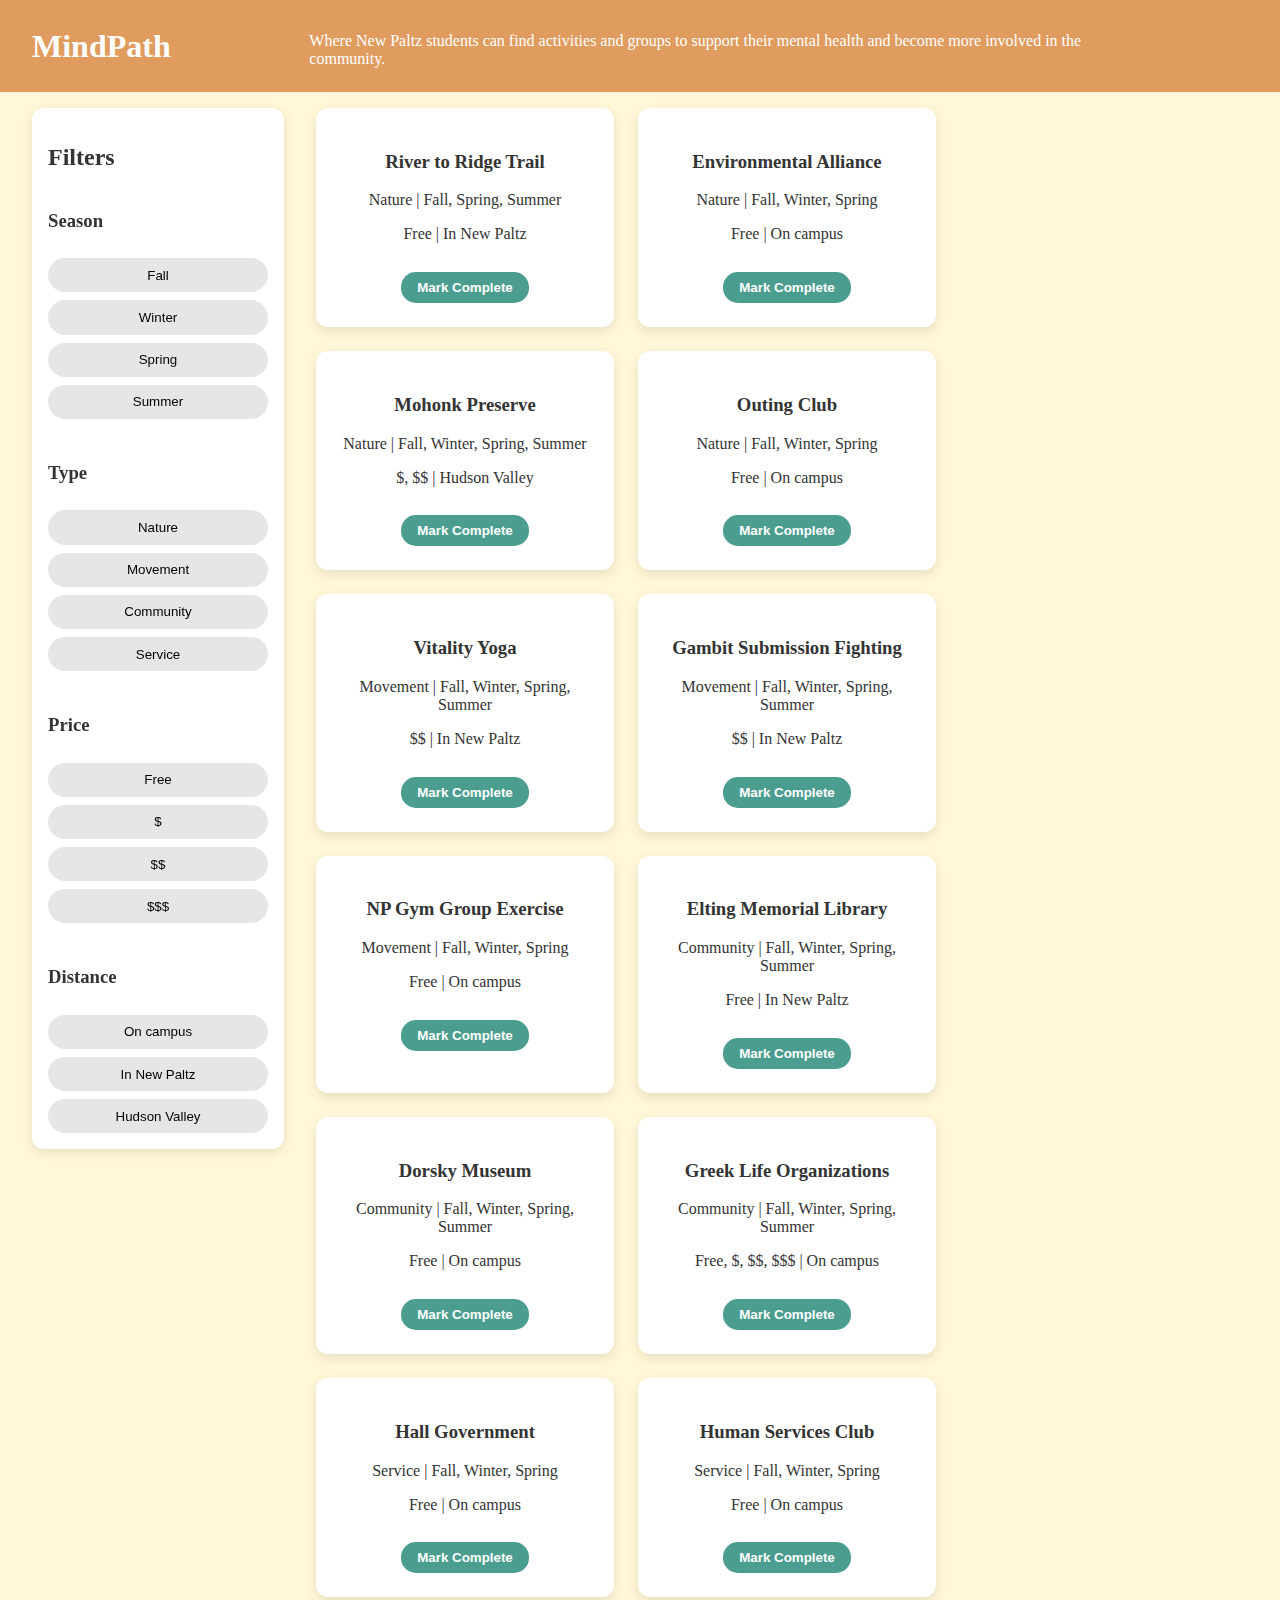
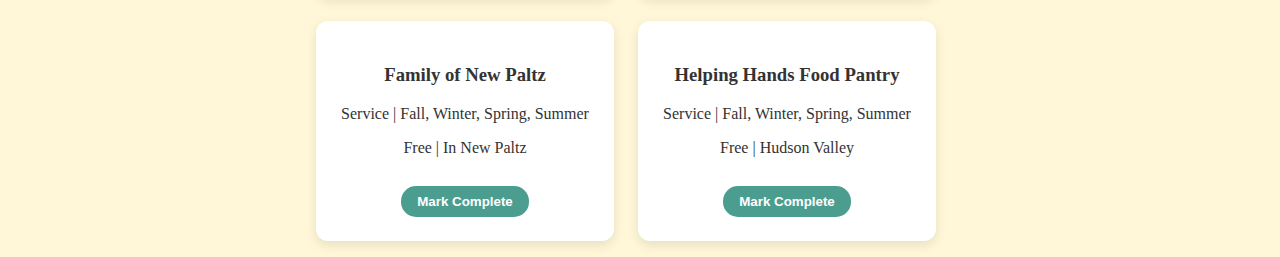
<file: index.html>
<!DOCTYPE html>
<html lang="en">
<head>
  <meta charset="UTF-8" />
  <meta name="viewport" content="width=device-width, initial-scale=1.0" />
  <title>MindPath</title>
  <link rel="stylesheet" href="style.css" />
</head>
<body>
  <header>
    <h1>MindPath</h1>
    <p>Where New Paltz students can find activities and groups to support their mental health and become more involved in the community.</p>
  </header>

  <main id="mainContent">
    <aside class="sidebar">
      <h2>Filters</h2>
      <div class="filters">
        <div class="button-group">
          <h3>Season</h3>
          <button class="season-btn" data-season="Fall">Fall</button>
          <button class="season-btn" data-season="Winter">Winter</button>
          <button class="season-btn" data-season="Spring">Spring</button>
          <button class="season-btn" data-season="Summer">Summer</button>
        </div>

        <div class="button-group">
          <h3>Type</h3>
          <button class="type-btn" data-type="Nature">Nature</button>
          <button class="type-btn" data-type="Movement">Movement</button>
          <button class="type-btn" data-type="Community">Community</button>
          <button class="type-btn" data-type="Service">Service</button>
        </div>

        <div class="button-group">
          <h3>Price</h3>
          <button class="price-btn" data-price="Free">Free</button>
          <button class="price-btn" data-price="$">$</button>
          <button class="price-btn" data-price="$$">$$</button>
          <button class="price-btn" data-price="$$$">$$$</button>
        </div>

        <div class="button-group">
          <h3>Distance</h3>
          <button class="distance-btn" data-distance="On campus">On campus</button>
          <button class="distance-btn" data-distance="In New Paltz">In New Paltz</button>
          <button class="distance-btn" data-distance="Hudson Valley">Hudson Valley</button>
        </div>
      </div>
    </aside>

    <section id="activityContainer"></section>
  </main>

  <script src="script.js"></script>
</body>
</html>
</file>
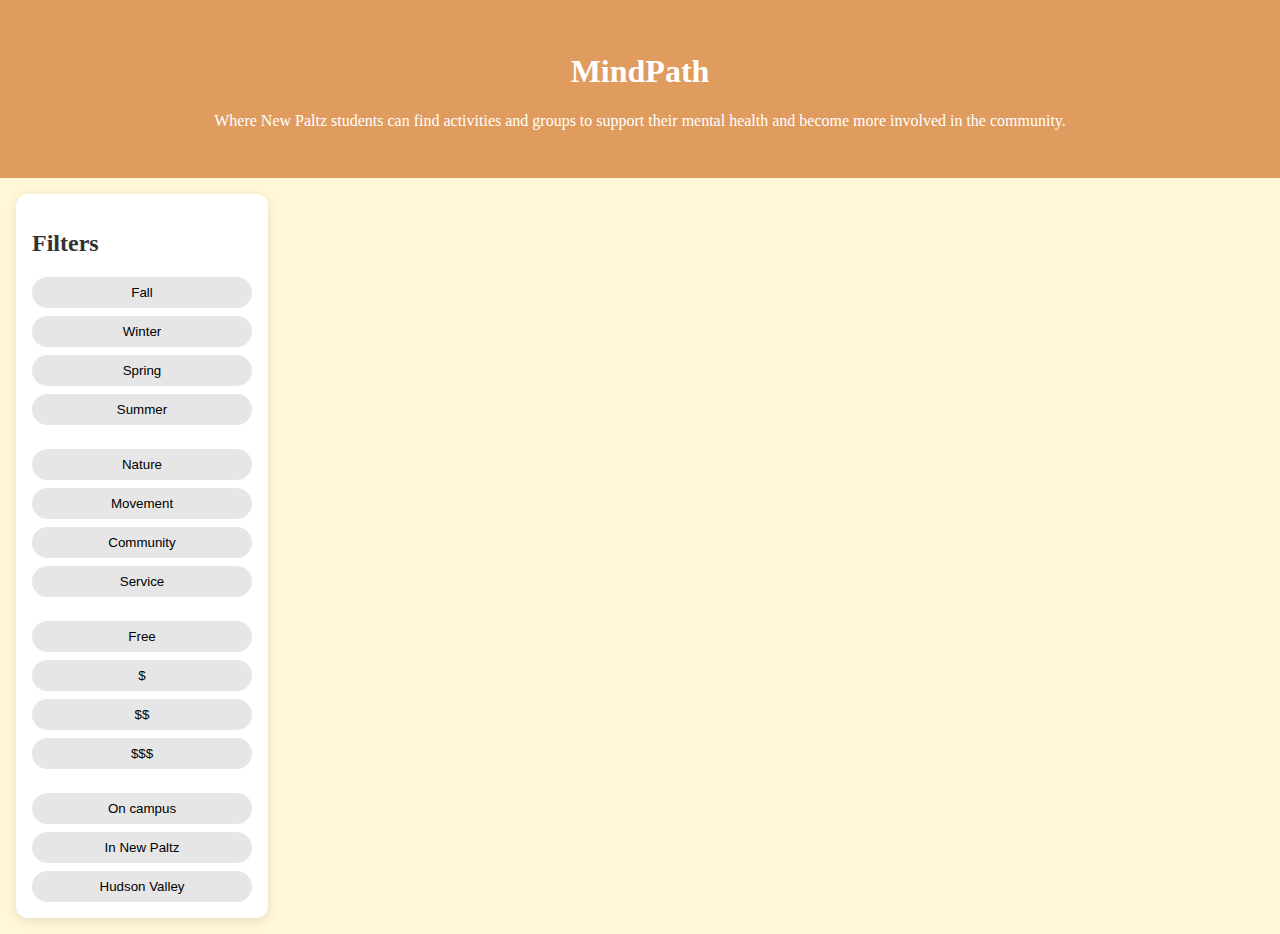
<file: Desktop/Hackathon_2025/index.html>
<!DOCTYPE html>
<html lang="en">
<head>
  <meta charset="UTF-8" />
  <meta name="viewport" content="width=device-width, initial-scale=1.0" />
  <title>MindPath</title>
  <link rel="stylesheet" href="style.css" />
</head>
<body>
  <header>
    <h1>MindPath</h1>
    <p>Where New Paltz students can find activities and groups to support their mental health and become more involved in the community.</p>
  </header>

  <main id="mainContent">
  <div class="sidebar">
    <h2>Filters</h2>
    <div class="filters">

      <div class="button-group" id="seasonButtons">
        <button class="season-btn" data-season="Fall">Fall</button>
        <button class="season-btn" data-season="Winter">Winter</button>
        <button class="season-btn" data-season="Spring">Spring</button>
        <button class="season-btn" data-season="Summer">Summer</button>
      </div>


      <div class="button-group" id="typeButtons">
        <button class="type-btn" data-type="Nature">Nature</button>
        <button class="type-btn" data-type="Movement">Movement</button>
        <button class="type-btn" data-type="Community">Community</button>
        <button class="type-btn" data-type="Service">Service</button>
      </div>


      <div class="button-group" id="priceButtons">
        <button class="price-btn" data-price="Free">Free</button>
        <button class="price-btn" data-price="$">$</button>
        <button class="price-btn" data-price="$$">$$</button>
        <button class="price-btn" data-price="$$$">$$$</button>
      </div>

   
      <div class="button-group" id="distanceButtons">
        <button class="distance-btn" data-distance="On campus">On campus</button>
        <button class="distance-btn" data-distance="In New Paltz">In New Paltz</button>
        <button class="distance-btn" data-distance="Hudson Valley">Hudson Valley</button>
      </div>
    </div>
  </div>

  <div id="activityContainer"></div>
</main>
</file>
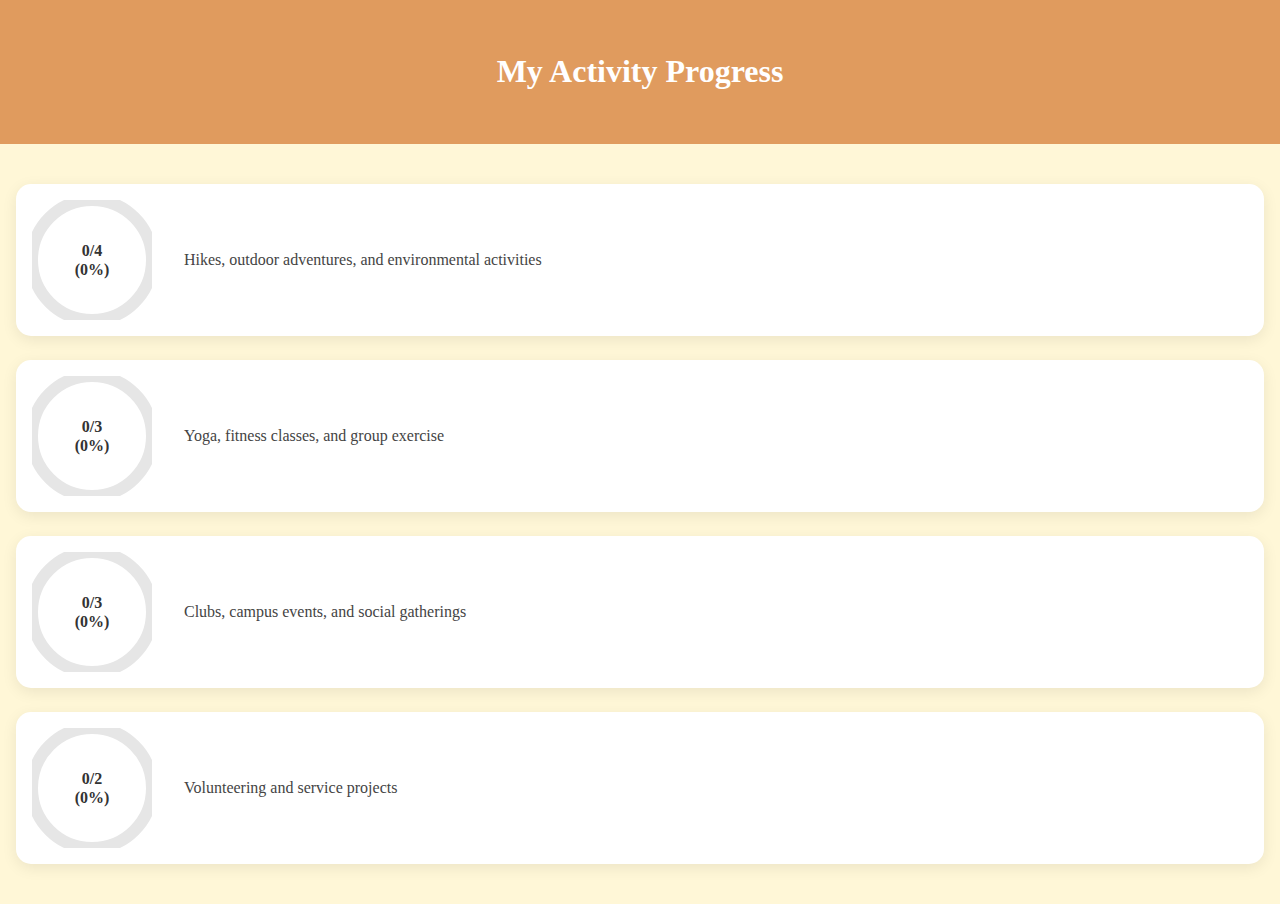
<file: Desktop/Hackathon_2025/progress.html>
<!DOCTYPE html>
<html lang="en">
<head>
  <meta charset="UTF-8" />
  <meta name="viewport" content="width=device-width, initial-scale=1.0" />
  <title>My Activity Progress</title>
  <link rel="stylesheet" href="style.css" />
</head>
<body>
  <header>
    <h1>My Activity Progress</h1>
  </header>

  <main id="progressPage">
    <div id="progressContainer"></div>
    <div id="activityDetails"></div>
  </main>

  <script src="progress.js"></script>
</body>
</html>
</file>
<file: style.css>
/*GENERAL STYLES*/
body {
  font-family: 'Garamond', serif;
  background: #fff7d7;
  color: #333;
  margin: 0;
  padding: 0;
}

header {
  background: #e09b5e;
  color: white;
  display: flex;
  justify-content: space-between;
  align-items: center;
  padding: 1.5rem 2rem;
  position: relative;
}

header h1 {
  margin: 0;
}

nav {
  display: flex;
  align-items: center;
  gap: 1rem;
  position: absolute;
  top: 1.5rem;
  right: 2rem;
}

nav a {
  text-decoration: none;
  color: #fff;
  font-weight: bold;
  background: transparent;
  border: none;
  padding: 0.5rem 0.8rem;
  border-radius: 6px;
  transition: background 0.3s;
}

nav a:hover {
  background: rgba(255, 255, 255, 0.2);
}

/* logout button */
.logout-btn {
  appearance: none;
  -webkit-appearance: none;
  -moz-appearance: none;
  background-color: #2a9d8f;
  color: white;
  border: none;
  border-radius: 6px;
  padding: 0.5rem 1rem;
  font-weight: bold;
  font-family: 'Garamond', serif;
  cursor: pointer;
  transition: background 0.3s ease, transform 0.1s ease;
}

.logout-btn:hover {
  background-color: #258578;
  transform: translateY(-1px);
}

.logout-btn:focus {
  outline: none;
  box-shadow: 0 0 0 2px rgba(42, 157, 143, 0.5);
}

header p {
  max-width: 800px;
  margin: 0.5rem auto 0 auto;
}

/* INDEX PAGE STYLES*/
#mainContent {
  display: flex;
  gap: 2rem;
  padding: 1rem 2rem;
  min-height: 80vh;
}

/* Sidebar filters */
.sidebar {
  flex: 0 0 220px;
  background: #fff;
  padding: 1rem;
  border-radius: 12px;
  box-shadow: 0 3px 12px rgba(0,0,0,0.1);
  height: fit-content;
  position: sticky;
  top: 1rem;
}

.filters {
  display: flex;
  flex-direction: column;
  gap: 1.5rem;
}

.button-group {
  display: flex;
  flex-direction: column;
  gap: 0.5rem;
}

/* Filter buttons */
.season-btn, .type-btn, .price-btn, .distance-btn {
  background-color: #e6e6e6;
  border: none;
  padding: 0.6rem 1rem;
  border-radius: 20px;
  cursor: pointer;
  transition: all 0.2s ease;
  font-weight: 500;
}

.season-btn:hover, .type-btn:hover, .price-btn:hover, .distance-btn:hover {
  background-color: #ccc;
}

.season-btn.active { background-color: #4b9e8f; color: white; }
.type-btn.active { background-color: #f4a261; color: white; }
.price-btn.active { background-color: #e76f51; color: white; }
.distance-btn.active { background-color: #2a9d8f; color: white; }

/* Activity container */
#activityContainer {
  flex: 1;
  display: flex;
  flex-wrap: wrap;
  gap: 1.5rem;
}

/* Activity cards */
.card {
  background: white;
  border-radius: 12px;
  box-shadow: 0 4px 12px rgba(0,0,0,0.1);
  padding: 1.5rem;
  width: 250px;
  text-align: center;
  transition: transform 0.2s ease, box-shadow 0.2s ease;
}

.card:hover {
  transform: translateY(-5px);
  box-shadow: 0 6px 20px rgba(0,0,0,0.15);
}

/* Mark complete button */
.complete-btn {
  margin-top: 0.8rem;
  padding: 0.5rem 1rem;
  border: none;
  border-radius: 15px;
  cursor: pointer;
  background-color: #4b9e8f;
  color: white;
  font-weight: bold;
  transition: background-color 0.2s ease;
}

.complete-btn:hover {
  background-color: #397765;
}

   /*PROGRESS PAGE STYLES*/
#progressPage {
  padding: 2rem;
}

.type-container {
  display: flex;
  align-items: center;
  margin: 2rem 0;
  cursor: pointer;
  padding: 1.5rem;
  transition: background-color 0.2s ease;
  border-radius: 15px;
  background-color: #fff;
  box-shadow: 0 4px 15px rgba(0,0,0,0.08);
}

.type-container:hover {
  background-color: #f9f9f9;
}

.circle-wrapper {
  position: relative;
  flex: 0 0 140px;
  height: 140px;
  margin-right: 2rem;
}

.circular-svg {
  width: 140px;
  height: 140px;
  transform: rotate(-90deg);
}

.circular-bg {
  fill: none;
  stroke: #e6e6e6;
  stroke-width: 14;
}

.circular-progress {
  fill: none;
  stroke: #4b9e8f;
  stroke-width: 14;
  stroke-linecap: round;
  transition: stroke-dashoffset 1s ease;
}

.circle-label {
  position: absolute;
  top: 50%;
  left: 50%;
  transform: translate(-50%, -50%);
  display: flex;
  flex-direction: column;
  align-items: center;
  justify-content: center;
  text-align: center;
  font-size: 1.1rem;
  font-weight: bold;
  line-height: 1.2rem;
  color: #333;
  pointer-events: none;
}

.type-info {
  flex: 1;
  font-size: 1.05rem;
  color: #444;
  line-height: 1.5rem;
  font-weight: 500;
}

.type-info p {
  margin: 0;
}

/*RESPONSIVE*/
@media (max-width: 900px) {
  #mainContent {
    flex-direction: column;
  }

  .sidebar {
    width: 100%;
    position: static;
    margin-bottom: 1.5rem;
  }

  #activityContainer {
    justify-content: center;
  }

  nav {
    position: static;
    justify-content: flex-end;
    margin-top: 1rem;
  }
}

@media (max-width: 600px) {
  .type-container {
    flex-direction: column;
    align-items: flex-start;
  }

  .circle-wrapper {
    margin-bottom: 0.5rem;
  }

  .circle-label {
    font-size: 1rem;
  }

  .type-info {
    font-size: 1rem;
  }
}
</file>
<file: Desktop/Hackathon_2025/style.css>
body {
  font-family: 'Garamond', serif;
  background: #fff7d7;
  color: #333;
  margin: 0;
  padding: 0;
}

header {
  background: #e09b5e;
  color: white;
  text-align: center;
  padding: 2rem 1rem;
}


/* Main layout: sidebar + content */
#mainContent {
  display: flex;
  gap: 2rem;
  padding: 1rem;
}

/* Sidebar / filters */
#mainContent .sidebar {
  flex: 0 0 220px; /* fixed width */
  background: #fff;
  padding: 1rem;
  border-radius: 12px;
  box-shadow: 0 3px 12px rgba(0,0,0,0.1);
}

/* Filters container: vertical stack */
#mainContent .filters {
  display: flex;
  flex-direction: column;
  gap: 1.5rem;
}

/* Button group layout */
.button-group {
  display: flex;
  flex-direction: column;
  gap: 0.5rem;
}

/* Filter buttons */
.season-btn, .type-btn, .price-btn, .distance-btn {
  background-color: #e6e6e6;
  border: none;
  padding: 0.5rem 1rem;
  border-radius: 20px;
  cursor: pointer;
  transition: background-color 0.2s ease;
}

.season-btn:hover, .type-btn:hover, .price-btn:hover, .distance-btn:hover {
  background-color: #ccc;
}

.season-btn.active { background-color: #4b9e8f; color: white; }
.type-btn.active { background-color: #f4a261; color: white; }
.price-btn.active { background-color: #e76f51; color: white; }
.distance-btn.active { background-color: #2a9d8f; color: white; }

/* Activity container on right */
#activityContainer {
  flex: 1;
  display: flex;
  flex-wrap: wrap;
  gap: 1.5rem;
}

/* Activity card styling */
.card {
  background: white;
  border-radius: 12px;
  box-shadow: 0 3px 10px rgba(0,0,0,0.1);
  padding: 1.5rem;
  width: 250px;
  text-align: center;
}

/* ==============================
   PROGRESS PAGE STYLES (progress.html)
============================== */
#progressPage {
  padding: 1rem;
}

/* Each type row */
#progressPage .type-container {
  display: flex;
  align-items: center;
  margin: 1.5rem 0;
  cursor: pointer;
  padding: 1rem;
  transition: background-color 0.2s ease;
  border-radius: 15px;
  background-color: #fff;
  box-shadow: 0 4px 15px rgba(0,0,0,0.08);
}

#progressPage .type-container:hover {
  background-color: #f9f9f9;
}

/* Circle wrapper */
#progressPage .circle-wrapper {
  position: relative;
  flex: 0 0 120px;
  height: 120px;
  margin-right: 2rem;
}

/* Circular SVG */
#progressPage .circular-svg {
  width: 120px;
  height: 120px;
  transform: rotate(-90deg);
}

#progressPage .circular-bg {
  fill: none;
  stroke: #e6e6e6;
  stroke-width: 12;
}

#progressPage .circular-progress {
  fill: none;
  stroke: #4b9e8f;
  stroke-width: 12;
  stroke-linecap: round;
  transition: stroke-dashoffset 1s ease;
}

/* Circle label (centered) */
#progressPage .circle-label {
  position: absolute;
  top: 50%;
  left: 50%;
  transform: translate(-50%, -50%);
  display: flex;
  flex-direction: column;
  align-items: center;
  justify-content: center;
  text-align: center;
  font-size: 1rem;
  font-weight: bold;
  line-height: 1.2rem;
  color: #333;
  pointer-events: none;
}

/* Right side description */
#progressPage .type-info {
  flex: 1;
  font-size: 1rem;
  color: #444;
  line-height: 1.5rem;
  font-weight: 500;
}

#progressPage .type-info p {
  margin: 0;
}

/* ==============================
   RESPONSIVE DESIGN
============================== */
@media (max-width: 768px) {
  #mainContent {
    flex-direction: column;
  }

  #mainContent .sidebar {
    flex: 1 1 auto;
    margin-bottom: 1.5rem;
  }
}

@media (max-width: 600px) {
  #progressPage .type-container {
    flex-direction: column;
    align-items: flex-start;
  }

  #progressPage .circle-wrapper {
    margin-bottom: 0.5rem;
  }

  #progressPage .circle-label {
    font-size: 0.95rem;
  }

  #progressPage .type-info {
    font-size: 0.95rem;
  }
}
</file>
